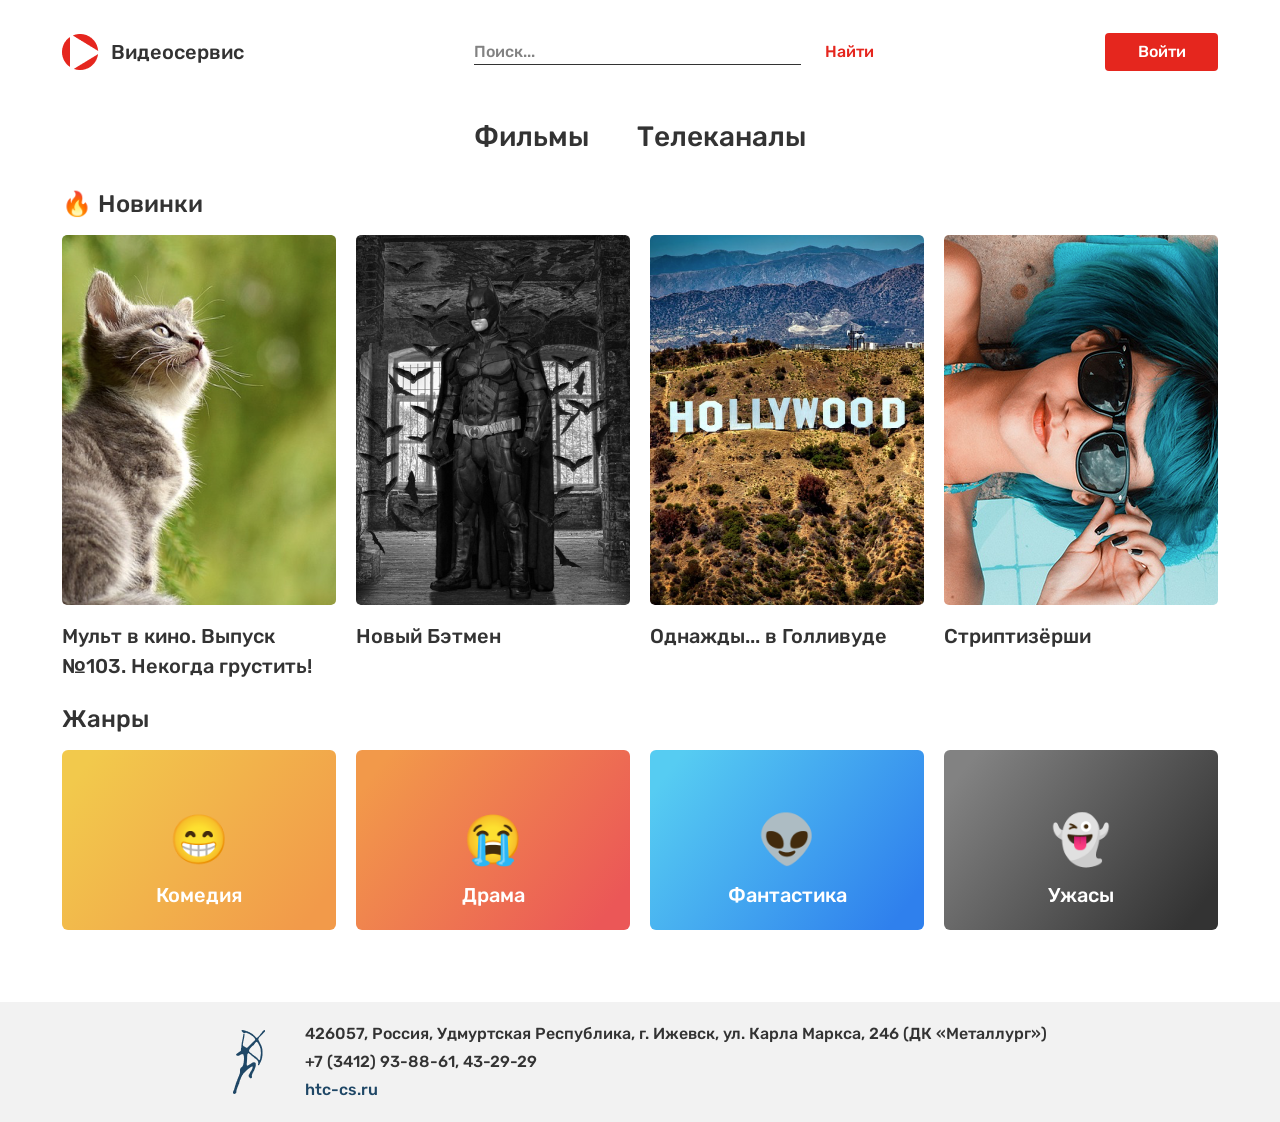
<file: index.html>
<!DOCTYPE html>
<html lang="ru">
<head>
    <meta charset="UTF-8">
    <meta name="viewport" content="width=device-width, initial-scale=1.0">
    <title>TVs/Films</title>

    <!-- Bootstrap 5 -->
    <link href="https://cdn.jsdelivr.net/npm/bootstrap@5.3.3/dist/css/bootstrap.min.css" rel="stylesheet">
    <link rel="stylesheet" href="css/style.css">
</head>
<body>
    <div class="container site-container">
        <header class="header d-flex flex-column flex-md-row justify-content-between align-items-center">
            <div class="header__logo d-flex align-items-center">
                <img class="header__logo-img" src="imges/sign.png" alt="logo">
                <p class="header__logo-p mb-0">Видеосервис</p>
            </div>

            <form class="header__search d-flex align-items-center" action="https://example.com">
                <input class="header__search-txt form-control" type="search" placeholder="Поиск..." aria-label="Поиск">
                <input class="header__search-btn btn" type="submit" value="Найти">
            </form>

            <form class="header__auth-form" action="#">
                <label for="login-toggle" class="header__auth-btn btn">Войти</label>
            </form>
        </header>
    </div>

    <main>
        <nav class="site-nav d-flex justify-content-center" aria-label="Основная навигация">
            <a href="index.html" class="site-nav-link">Фильмы</a>
            <a class="site-nav-link" href="channel.html">Телеканалы</a>
        </nav>

        <section class="movies container site-content">
            <h1 class="movies-h">&#128293; Новинки</h1>

            <div class="news row g-4">
                <article class="news-item col-12 col-sm-6 col-lg-3">
                    <img class="news-item__img img-fluid w-100" src="imges/cat.png" alt="Мульт в кино">
                    <p class="news-item__p">Мульт в кино. Выпуск №103. Некогда грустить!</p>
                </article>

                <article class="news-item col-12 col-sm-6 col-lg-3">
                    <img class="news-item__img img-fluid w-100" src="imges/batman.png" alt="Бэтмен">
                    <p class="news-item__p">Новый Бэтмен</p>
                </article>

                <article class="news-item col-12 col-sm-6 col-lg-3">
                    <img class="news-item__img img-fluid w-100" src="imges/hollywood.png" alt="Однажды в Голливуде">
                    <p class="news-item__p">Однажды... в Голливуде</p>
                    <p class="news-item__desc">
                        Фильм повествует о череде событий, произошедших в Голливуде
                        в 1969 году, на закате его «золотого века». Известный актёр
                        Рик Далтон и его дублёр Клифф Бут пытаются найти своё место
                        в стремительно меняющемся мире киноиндустрии.
                    </p>
                </article>

                <article class="news-item col-12 col-sm-6 col-lg-3">
                    <img class="news-item__img img-fluid w-100" src="imges/strip.png" alt="Стриптизёрши">
                    <p class="news-item__p">Стриптизёрши</p>
                </article>
            </div>

            <section class="genres">
                <h2 class="genres-p">Жанры</h2>
                <div class="genres-item row g-3">
                    <div class="col-6 col-md-3">
                        <div class="ganres-item comedy">
                            <p class="ganres-item-emj">&#128513;</p>
                            <p class="ganres-item-txt">Комедия</p>
                        </div>
                    </div>
                    <div class="col-6 col-md-3">
                        <div class="ganres-item drama">
                            <p class="ganres-item-emj">&#128557;</p>
                            <p class="ganres-item-txt">Драма</p>
                        </div>
                    </div>
                    <div class="col-6 col-md-3">
                        <div class="ganres-item fantasy">
                            <p class="ganres-item-emj">&#128125;</p>
                            <p class="ganres-item-txt">Фантастика</p>
                        </div>
                    </div>
                    <div class="col-6 col-md-3">
                        <div class="ganres-item scary">
                            <p class="ganres-item-emj">&#128123;</p>
                            <p class="ganres-item-txt">Ужасы</p>
                        </div>
                    </div>
                </div>
            </section>
        </section>
    </main>

    <footer class="footer">
        <div class="container footer-container d-flex justify-content-center align-items-center">
            <img src="imges/logo.png" alt="logo">
            <div class="footer-info">
                <p class="footer-info__p">426057, Россия, Удмуртская Республика, г. Ижевск, ул. Карла Маркса, 246 (ДК «Металлург»)</p>
                <p class="footer-info__p">+7 (3412) 93-88-61, 43-29-29</p>
                <a href="http://htc-cs.ru" class="footer-info__a">htc-cs.ru</a>
            </div>
        </div>
    </footer>

    <input type="checkbox" id="login-toggle">
    <div class="login-overlay">
        <div class="login-window">
            <label for="login-toggle" class="close-window"></label>
            <h2>Вход</h2>
            <form>
                <input type="text" placeholder="Логин" aria-label="Логин">
                <input type="password" placeholder="Пароль" aria-label="Пароль">
                <label class="remember">
                    <input type="checkbox">
                    Запомнить
                </label>
                <button type="submit">Войти</button>
            </form>
        </div>
    </div>

    <script src="https://cdn.jsdelivr.net/npm/bootstrap@5.3.3/dist/js/bootstrap.bundle.min.js"></script>
</body>
</html>
</file>
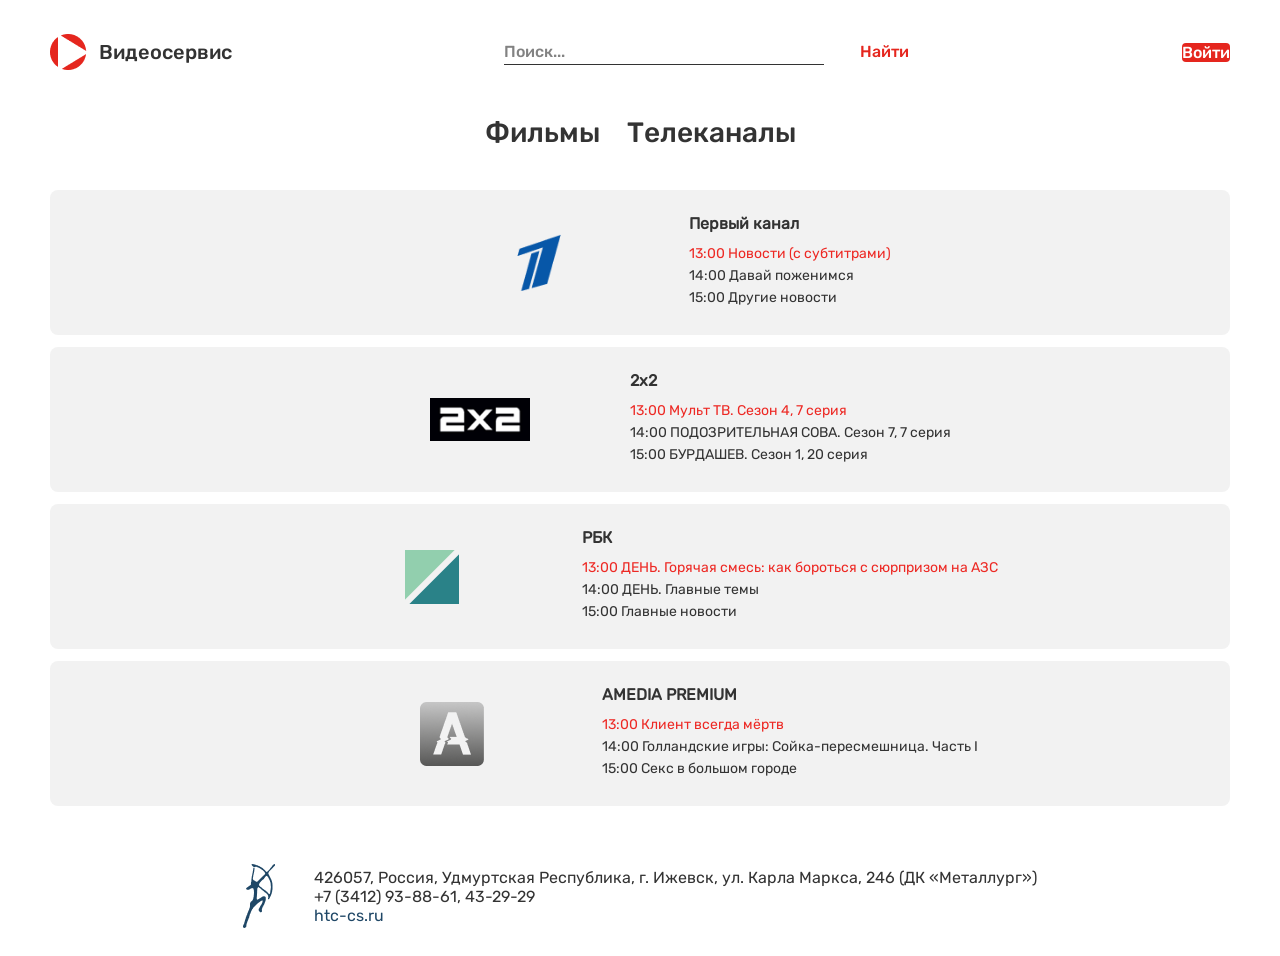
<file: channel.html>
<!DOCTYPE html>
<html lang="ru">
<head>
    <meta charset="UTF-8">
    <meta name="viewport" content="width=device-width, initial-scale=1.0">
    <title>Телеканалы</title>
    <link rel="stylesheet" href="css/channel.css">
</head>
    <body>
        <div class="container">
        <header class="header">
            <div class="header__logo">
                <img class="header__logo-img" src="imges/sign.png" alt="logo">
                <p class="header__logo-p">Видеосервис</p>
            </div>
            <form class="header__search" action="">
                <input class="header__search-txt" type="text" placeholder="Поиск...">
                <input class="header__search-btn" type="button" value="Найти">
            </form>
            <form action="header__auth">
                <label for="login-toggle" class="header__auth-btn">Войти</label>
            </form>
        </header>
        </div>
<main class="channels">
            <nav class="nav">
                <a href="index.html" class="nav-link">Фильмы</a>
                <a class="nav-link" href="channel.html">Телеканалы</a>
            </nav>
    <div class="channel">
        <div class="channel-logo">
            <img src="imges/first.png" alt="Первый канал">
        </div>
        <div class="channel-program">
            <h3>Первый канал</h3>
            <p class="channel-program-p">13:00 Новости (с субтитрами)</p>
            <p>14:00 Давай поженимся</p>
            <p>15:00 Другие новости</p>
        </div>
    </div>
    <div class="channel">
        <div class="channel-logo">
            <img src="imges/2x2.png" alt="2x2">
        </div>
        <div class="channel-program">
            <h3>2x2</h3>
            <p class="channel-program-p">13:00 Мульт ТВ. Сезон 4, 7 серия</p>
            <p>14:00 ПОДОЗРИТЕЛЬНАЯ СОВА. Сезон 7, 7 серия</p>
            <p>15:00 БУРДАШЕВ. Сезон 1, 20 серия</p>
        </div>
    </div>
    <div class="channel">
        <div class="channel-logo">
            <img src="imges/rbc.png" alt="РБК">
        </div>

        <div class="channel-program">
            <h3>РБК</h3>
            <p class="channel-program-p">13:00 ДЕНЬ. Горячая смесь: как бороться с сюрпризом на АЗС</p>
            <p>14:00 ДЕНЬ. Главные темы</p>
            <p>15:00 Главные новости</p>
        </div>
    </div>
    <div class="channel">
        <div class="channel-logo">
            <img src="imges/amedia.png" alt="Amedia Premium">
        </div>

        <div class="channel-program">
            <h3>AMEDIA PREMIUM</h3>
            <p class="channel-program-p">13:00 Клиент всегда мёртв</p>
            <p>14:00 Голландские игры: Сойка-пересмешница. Часть I</p>
            <p>15:00 Секс в большом городе</p>
        </div>
    </div>
</main>
<footer>
   <div class="container footer-container">
                <img src="imges/logo.png" alt="logo">
                <div class="footer-info">
                <p class="footer-info__p">426057, Россия, Удмуртская Республика, г. Ижевск, ул. Карла Маркса, 246 (ДК «Металлург»)</p>
                <p class="footer-info__p">+7 (3412) 93-88-61, 43-29-29</p>
                <a href="http://htc-cs.ru" class="footer-info__a">htc-cs.ru</a>
                </div>
            </div>
</footer>
<input type="checkbox" id="login-toggle">
<div class="login-overlay">
    <div class="login-window">
        <label for="login-toggle" class="close-window"></label>
        <h2>Вход</h2>
        <form>
            <input type="text" placeholder="Логин">
            <input type="password" placeholder="Пароль">
            <label class="remember">
                <input type="checkbox">
                Запомнить
            </label>
            <button type="submit">Войти</button>
        </form>
    </div>
</div>
</body>
</html>
</file>
<file: css/style.css>
/* Шрифты проекта */
@font-face {
    font-family: Rubik-Medium;
    src: url(../fonts/Rubik-Medium.ttf);
    font-weight: 500;
}
@font-face {
    font-family: Rubik-Regular;
    src: url(../fonts/Rubik-Regular.ttf);
    font-weight: 400;
}

* {
    box-sizing: border-box;
}
body {
    margin: 0;
    padding: 0;
    color: #333333;
    background: #ffffff;
    font-family: Rubik-Medium, Arial, sans-serif;
}
.site-container,
.site-content {
    max-width: 1180px;
}
.header {
    min-height: 40px;
    margin-top: 32px;
    gap: 24px;
}
.header__logo {
    flex-shrink: 0;
}
.header__logo-p {
    margin-left: 11.88px;
    color: #333333;
    font-size: 20px;
}
.header__search {
    width: min(100%, 400px);
}
.header__search-txt.form-control {
    min-width: 0;
    height: 25px;
    padding: 0;
    border: 0;
    border-bottom: 1px solid #333333;
    border-radius: 0;
    box-shadow: none;
    color: #333333;
    font-family: Rubik-Medium, Arial, sans-serif;
    font-size: 16px;
}
.header__search-txt::placeholder {
    color: #828282;
    opacity: 1;
}
.header__search-btn.btn {
    flex: 0 0 auto;
    margin-left: 24px;
    padding: 0;
    border: 0;
    color: #e5261e;
    font-family: Rubik-Medium, Arial, sans-serif;
    font-size: 16px;
}
.header__search-btn:hover,
.header__search-btn:focus {
    color: #cc221b;
}
.header__auth-btn.btn {
    display: inline-flex;
    width: 113px;
    height: 38px;
    align-items: center;
    justify-content: center;
    padding: 0;
    border: 0;
    border-radius: 4px;
    background: #e5261e;
    color: #ffffff;
    font-family: Rubik-Medium, Arial, sans-serif;
    font-size: 16px;
    cursor: pointer;
}
.header__auth-btn.btn:hover {
    background: #cc221b;
    color: #ffffff;
}

.site-nav {
    width: min(311px, calc(100% - 32px));
    height: 42px;
    gap: 48px;
    margin: 44px auto 32px;
}
.site-nav-link {
    color: #333333;
    font-family: Rubik-Medium, Arial, sans-serif;
    font-size: 28px;
    text-decoration: none;
    white-space: nowrap;
}
.site-nav-link:hover {
    padding-bottom: 9px;
    border-bottom: 2px solid #e5261e;
    color: #e5261e;
}
.movies {
    display: flex;
    flex-direction: column;
    margin: 32px auto;
}
.movies-h,
.genres-p {
    margin-bottom: 16px;
    color: #333333;
    font-family: Rubik-Medium, Arial, sans-serif;
    font-size: 24px;
    font-weight: 500;
}
.news {
    --bs-gutter-x: 20px;
    --bs-gutter-y: 24px;
}
.news-item {
    position: relative;
    min-width: 0;
}
.news-item__img {
    display: block;
    width: 100%;
    height: 370px;
    border-radius: 5px;
    object-fit: cover;
    cursor: pointer;
}
.news-item__p {
    width: 100%;
    margin: 16px 0 0;
    color: #333333;
    font-family: Rubik-Medium, Arial, sans-serif;
    font-size: 20px;
}
.news-item__desc {
    position: absolute;
    top: 0;
    left: calc(var(--bs-gutter-x) / 2);
    width: calc(100% - var(--bs-gutter-x));
    height: 370px;
    margin: 0;
    padding: 16px;
    border-radius: 8px;
    background: rgba(51, 51, 51, 0.8);
    color: #f2f2f2;
    font-family: Rubik-Medium, Arial, sans-serif;
    font-size: 16px;
    line-height: 1.4;
    opacity: 0;
    transition: opacity 0.2s ease;
    pointer-events: none;
}
.news-item:hover .news-item__desc {
    opacity: 1;
}
.genres {
    display: flex;
    flex-direction: column;
    width: 100%;
    margin-top: 24px;
}
.genres-item {
    --bs-gutter-x: 20px;
    --bs-gutter-y: 20px;
}
.ganres-item {
    position: relative;
    display: flex;
    width: 100%;
    height: 180px;
    align-items: center;
    justify-content: center;
    border-radius: 6px;
}
.ganres-item-emj {
    margin: 0;
    font-size: 48px;
}
.comedy {
    background: linear-gradient(127.83deg, #F2C94C 8.44%, #F29A4A 91.36%);
}
.drama {
    background: linear-gradient(127.83deg, #F2994A 8.44%, #EB5757 91.36%);
}
.fantasy {
    background: linear-gradient(127.83deg, #56CCF2 8.44%, #2F80ED 91.36%);
}
.scary {
    background: linear-gradient(127.83deg, #828282 8.44%, #333333 91.36%);
}
.ganres-item-txt {
    position: absolute;
    bottom: 20px;
    margin: 0;
    color: #ffffff;
    font-family: Rubik-Medium, Arial, sans-serif;
    font-size: 20px;
}
.ganres-item:hover {
    opacity: 1;
}

.footer {
    margin-top: 72px;
    background: #f2f2f2;
}
.footer-container {
    min-height: 120px;
    gap: 40px;
}
.footer-info__p {
    margin-bottom: 4px;
    color: #333333;
    font-family: Rubik-Medium, Arial, sans-serif;
    font-size: 16px;
}
.footer-info__a {
    color: #1f4766;
    font-family: Rubik-Medium, Arial, sans-serif;
    font-size: 16px;
    text-decoration: none;
}

/* Модальное окно авторизации */
#login-toggle {
    display: none;
}
.login-overlay {
    position: fixed;
    z-index: 1000;
    inset: 0;
    display: none;
    align-items: center;
    justify-content: center;
    padding: 16px;
    background: rgba(0, 0, 0, 0.4);
}
#login-toggle:checked ~ .login-overlay {
    display: flex;
}
.login-window {
    position: relative;
    width: min(320px, 100%);
    min-height: 380px;
    padding: 30px;
    border-radius: 10px;
    background: #ffffff;
    text-align: center;
}
.close-window {
    position: absolute;
    top: 10px;
    right: 14px;
    width: 22px;
    height: 22px;
    cursor: pointer;
}
.close-window::before,
.close-window::after {
    position: absolute;
    top: 10px;
    left: 2px;
    width: 18px;
    height: 2px;
    background: #333333;
    content: "";
    transform: rotate(45deg);
}
.close-window::after {
    transform: rotate(-45deg);
}
.login-window h2 {
    margin-bottom: 25px;
    color: #333333;
    font-family: Rubik-Medium, Arial, sans-serif;
    font-size: 28px;
}
.login-window form > input {
    width: 100%;
    margin-bottom: 20px;
    padding: 10px 0;
    border: 0;
    border-bottom: 1px solid #999999;
    outline: none;
    font-family: Rubik-Regular, Arial, sans-serif;
    font-size: 16px;
}
.remember {
    display: flex;
    align-items: center;
    gap: 8px;
    margin-top: 5px;
    font-family: Rubik-Regular, Arial, sans-serif;
    font-size: 15px;
}
.remember input[type="checkbox"] {
    display: inline-flex;
    width: 16px;
    height: 16px;
    align-items: center;
    justify-content: center;
    appearance: none;
    border: 1px solid #333333;
    border-radius: 3px;
    background: transparent;
    cursor: pointer;
}
.remember input[type="checkbox"]:checked::after {
    width: 4px;
    height: 8px;
    margin-bottom: 2px;
    border: solid #e5261e;
    border-width: 0 2px 2px 0;
    content: "";
    transform: rotate(45deg);
}
.login-window button {
    margin-top: 80px;
    padding: 12px 25px;
    border: 0;
    border-radius: 5px;
    background: #e53935;
    color: #ffffff;
    font-family: Rubik-Regular, Arial, sans-serif;
    font-size: 16px;
    cursor: pointer;
}

/* Планшеты */
@media (max-width: 991.98px) {
    .site-container,
    .site-content {
        max-width: 720px;
    }
    .header {
        gap: 20px;
    }
    .header__search {
        max-width: 320px;
    }
    .news-item__img,
    .news-item__desc {
        height: 330px;
    }
    .news-item__desc {
        font-size: 14px;
    }
    .footer-container {
        gap: 24px;
    }
}

/* Телефоны */
@media (max-width: 767.98px) {
    .site-container,
    .site-content {
        width: 100%;
        padding-right: 16px;
        padding-left: 16px;
    }
    .header {
        margin-top: 20px;
        gap: 18px;
    }
    .header__search {
        width: 100%;
        max-width: 480px;
    }
    .header__auth-form {
        align-self: center;
    }
    .site-nav {
        gap: 32px;
        margin: 30px auto 24px;
    }
    .site-nav-link {
        font-size: 24px;
    }
    .movies {
        margin-top: 24px;
    }
    .news-item__img,
    .news-item__desc {
        height: 370px;
    }
    .news-item__p {
        font-size: 18px;
    }
    .genres-item {
        --bs-gutter-x: 16px;
        --bs-gutter-y: 16px;
    }
    .ganres-item {
        height: 160px;
    }
    .footer-container {
        flex-direction: column;
        padding: 24px 16px;
        text-align: center;
        gap: 16px;
    }
    .footer-info__p {
        overflow-wrap: anywhere;
    }
}

/* Узкие телефоны */
@media (max-width: 400px) {
    .site-nav-link {
        font-size: 21px;
    }
    .news-item__img,
    .news-item__desc {
        height: 340px;
    }
    .ganres-item {
        height: 140px;
    }
    .ganres-item-emj {
        font-size: 40px;
    }
    .ganres-item-txt {
        bottom: 14px;
        font-size: 17px;
    }
}
</file>
<file: css/channel.css>
* {
  margin: 0;
  padding: 0;
}

@font-face {
  font-family: Rubik-Medium;
  src: url(../fonts/Rubik-Medium.ttf);
}
@font-face {
  font-family: Rubik-Regular;
  src: url(../fonts/Rubik-Regular.ttf);
}
.container {
  width: 1180px;
  margin: 0 auto;
}

.header {
  height: 40px;
  display: flex;
  justify-content: space-between;
  align-items: center;
  margin-top: 32px;
}

.header__logo {
  display: flex;
  align-items: center;
}

.header__logo-p {
  color: #333333;
  font-size: 20px;
  font-family: Rubik-Medium;
  margin-left: 11.88px;
}

.header__search-txt {
  width: 320px;
  height: 25px;
  border: none;
  border-bottom: 1px solid #333333;
  font-family: Rubik-Medium;
  color: #333333;
  font-size: 16px;
}

.header__search-txt::-moz-placeholder {
  font-family: Rubik-Medium;
  font-size: 16px;
  color: #828282;
}

.header__search-txt::placeholder {
  font-family: Rubik-Medium;
  font-size: 16px;
  color: #828282;
}

.header__search-txt:focus {
  outline: none;
}

.header__search-btn {
  background: none;
  border: none;
  color: #e5261e;
  font-family: Rubik-Medium;
  font-size: 16px;
  margin-left: 32px;
}

.header__auth-btn {
  width: 113px;
  height: 38px;
  background-color: #e5261e;
  border-radius: 4px;
  border: none;
  font-family: Rubik-Medium;
  font-size: 16px;
  color: #ffffff;
}

.header__auth-btn:hover {
  background-color: #cc221b;
}

.header__auth {
  background-color: #e53935;
  color: #ffffff;
  border: none;
  border-radius: 4px;
  cursor: pointer;
  transition: background-color 0.2s ease;
}
.header__auth:hover {
  background-color: #cc221b;
}
.header__auth {
  padding: 12px 25px;
  font-size: 16px;
  font-family: Rubik-Regular;
}

.nav {
  width: 311px;
  display: flex;
  background-color: #ffffff;
  margin: 44px auto 32px auto;
  justify-content: space-between;
  height: 42px;
}

.nav-link {
  color: #333333;
  font-size: 28px;
  font-family: Rubik-Medium;
  text-decoration: none;
}

.nav-link:hover {
  color: #e5261e;
  border-bottom: 2px #e5261e solid;
  padding-bottom: 9px;
}

.channels {
  width: 1180px;
  margin: 30px auto;
}

.channel {
  width: 100%;
  height: 145px;
  background-color: #f2f2f2;
  border-radius: 8px;
  display: flex;
  justify-content: center;
  align-items: center;
  margin-bottom: 12px;
}

.channel-logo {
  width: 300px;
  display: flex;
  justify-content: center;
  align-items: center;
}

.channel-logo img {
  max-width: 100px;
  max-height: 65px;
  -o-object-fit: contain;
     object-fit: contain;
}

.channel-program {
  font-family: Rubik-Regular;
  font-size: 14px;
  color: #333333;
}

.channel-program h3 {
  font-size: 16px;
  margin-bottom: 12px;
}

.channel-program p {
  margin: 5px 0;
}

.channel-program-p {
  color: #ed2924;
  margin-right: 15px;
}

.footer {
  background-color: #f2f2f2;
  margin-top: 72px;
}

.footer-container {
  height: 120px;
  display: flex;
  justify-content: center;
  align-items: center;
}

.footer-info {
  margin-left: 39.98px;
}

.footer-info__p {
  color: #333333;
  font-size: 16 px;
  font-family: Rubik-Regular;
}

.footer-info__a {
  font-family: Rubik-Regular;
  font-size: 16px;
  color: #1f4766;
  text-decoration: none;
}

.footer-info__p::nth-child(2) {
  margin: 6px 0 10px 0;
}

#login-toggle {
  display: none;
}

.login-overlay {
  display: none;
  position: fixed;
  top: 0;
  left: 0;
  width: 100%;
  height: 100%;
  background: rgba(0, 0, 0, 0.4);
  justify-content: center;
  align-items: center;
  z-index: 1000;
}

#login-toggle:checked ~ .login-overlay {
  display: flex;
}

.login-window {
  width: 320px;
  height: 380px;
  background: #ffffff;
  border-radius: 10px;
  padding: 30px;
  box-sizing: border-box;
  text-align: center;
}

.login-window h2 {
  font-family: Rubik-Medium;
  font-size: 28px;
  margin-bottom: 25px;
  color: #333333;
}

.login-window form > input {
  font-family: Rubik-Regular;
  width: 100%;
  padding: 10px 0;
  margin-bottom: 20px;
  border: none;
  border-bottom: 1px solid #999;
  outline: none;
  font-size: 16px;
}

.remember {
  font-family: Rubik-Regular;
  display: flex;
  align-items: center;
  gap: 8px;
  font-size: 15px;
  margin-top: 5px;
}
.remember input[type=checkbox] {
  -moz-appearance: none;
       appearance: none;
  -webkit-appearance: none;
  width: 16px;
  height: 16px;
  border: 1px solid #333333;
  border-radius: 3px;
  background: transparent;
  cursor: pointer;
  display: inline-flex;
  align-items: center;
  justify-content: center;
}
.remember input[type=checkbox]:checked::after {
  content: "";
  width: 4px;
  height: 8px;
  border: solid #e5261e;
  border-width: 0 2px 2px 0;
  transform: rotate(45deg);
  margin-bottom: 2px;
}

.login-window button {
  margin-top: 80px;
  background: #e53935;
  color: #ffffff;
  border: none;
  border-radius: 5px;
  padding: 12px 25px;
  font-size: 16px;
  cursor: pointer;
  font-family: Rubik-Regular;
}

.login-button {
  cursor: pointer;
  font-family: Rubik-Regular;
}

@media (max-width: 480px) {
  .container,
  .movies,
  .channels {
    width: 100%;
    padding: 0 16px;
    box-sizing: border-box;
  }
  .header {
    height: auto;
    flex-direction: column;
    align-items: center;
    gap: 20px;
    margin-top: 20px;
  }
  .header__logo {
    justify-content: center;
  }
  .header form,
  .header__search {
    width: 100%;
    display: flex;
    align-items: center;
    justify-content: space-between;
  }
  .header__search-txt {
    width: 100%;
    flex: 1;
  }
  .header__search-btn {
    margin-left: 16px;
    flex-shrink: 0;
  }
  .header__auth-btn,
  .header__auth {
    width: 113px;
    height: 38px;
    padding: 0;
    display: flex;
    justify-content: center;
    align-items: center;
  }
  .nav {
    width: 100%;
    justify-content: center;
    gap: 32px;
    margin: 28px auto 24px auto;
    height: auto;
  }
  .nav-link {
    font-size: 22px;
  }
  .news {
    flex-direction: column;
    align-items: center;
    gap: 24px;
  }
  .news-item,
  .news-item__img,
  .news-item__p,
  .news-item__desc {
    width: 100%;
    max-width: 343px;
  }
  .news-item__img,
  .news-item__desc {
    height: 440px;
  }
  .genres-item {
    flex-direction: column;
    gap: 16px;
  }
  .ganres-item {
    width: 100%;
    flex: none;
    height: 160px;
  }
  .channel {
    width: 100%;
    height: auto;
    flex-direction: column;
    align-items: flex-start;
    padding: 16px;
    box-sizing: border-box;
    gap: 12px;
  }
  .channel-logo {
    width: 100%;
    justify-content: flex-start;
  }
  .channel-program {
    width: 100%;
  }
  .channel-program p {
    display: flex;
    align-items: flex-start;
    word-break: break-word;
  }
  .channel-program-p {
    flex-shrink: 0;
    margin-right: 12px;
  }
  .footer-container {
    height: auto;
    flex-direction: column;
    text-align: center;
    padding: 24px 16px;
    gap: 16px;
  }
  .footer-info {
    margin-left: 0;
  }
}/*# sourceMappingURL=channel.css.map */
</file>
